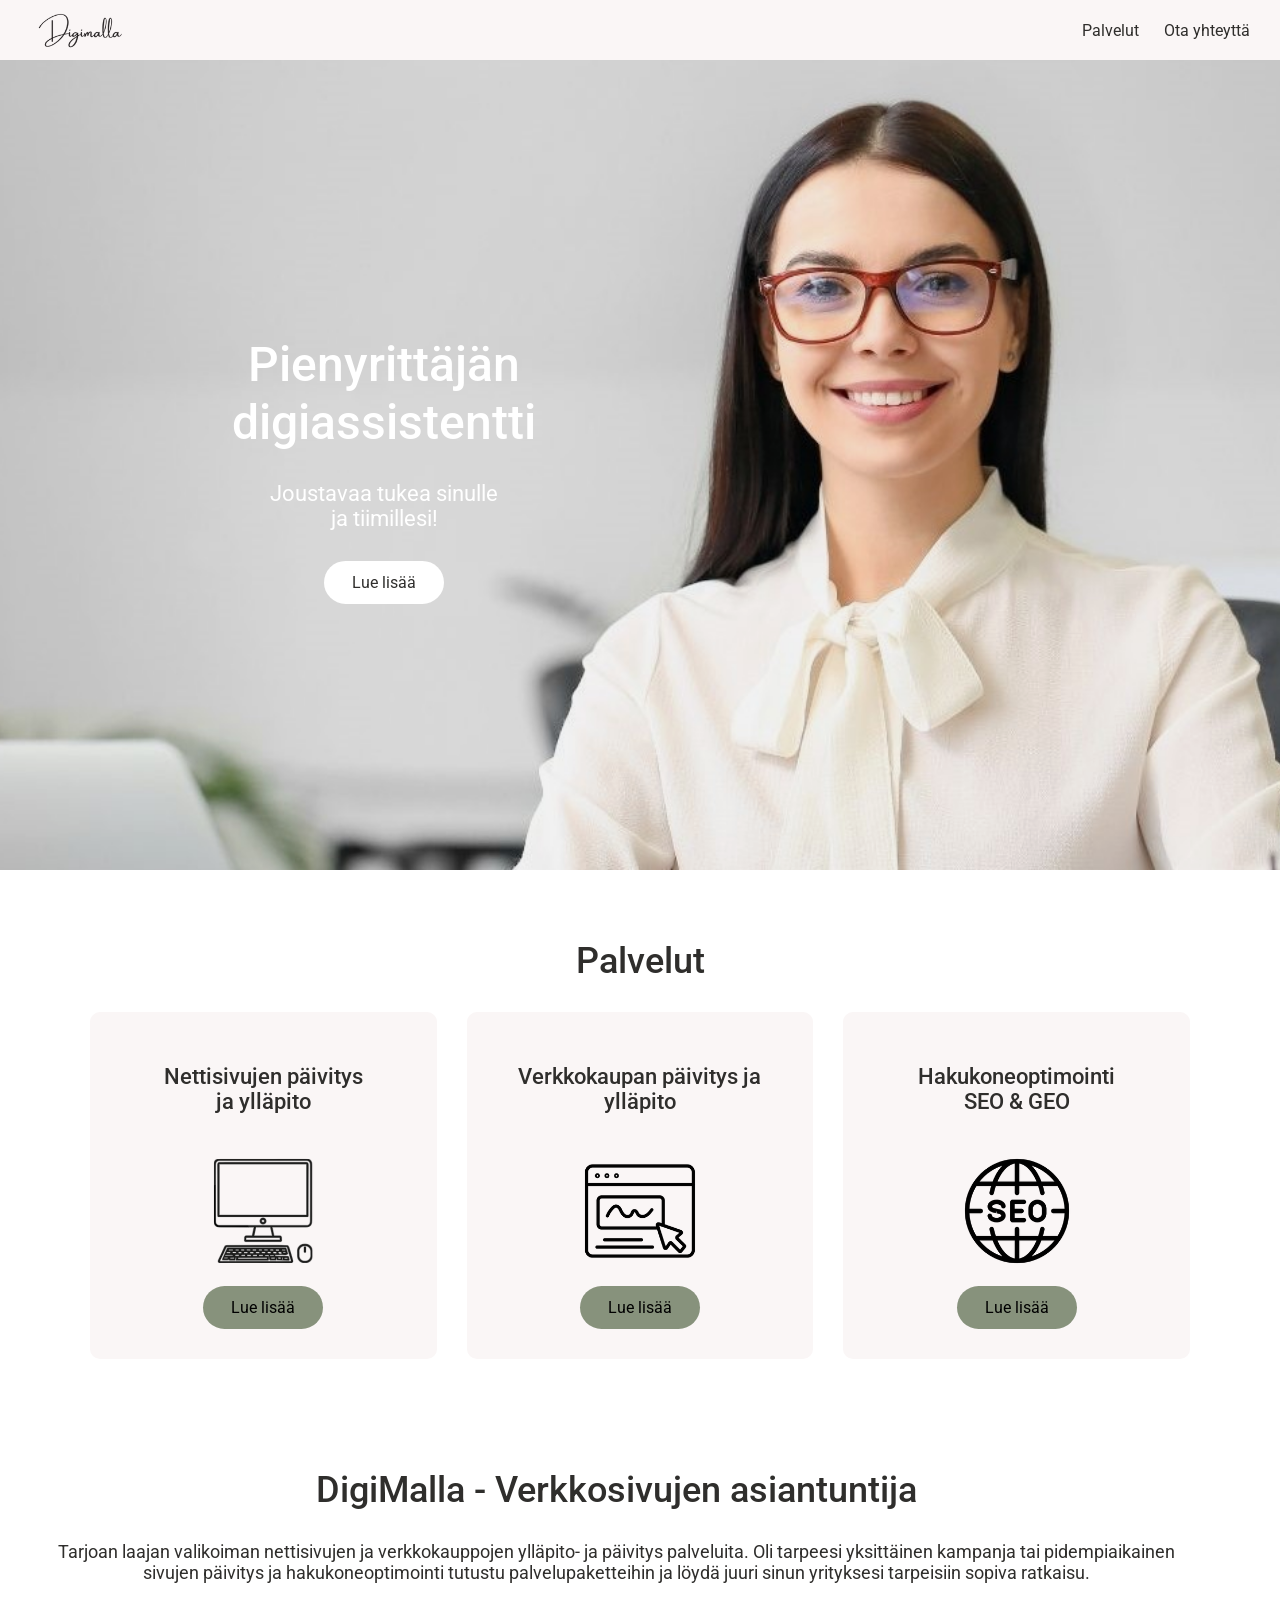
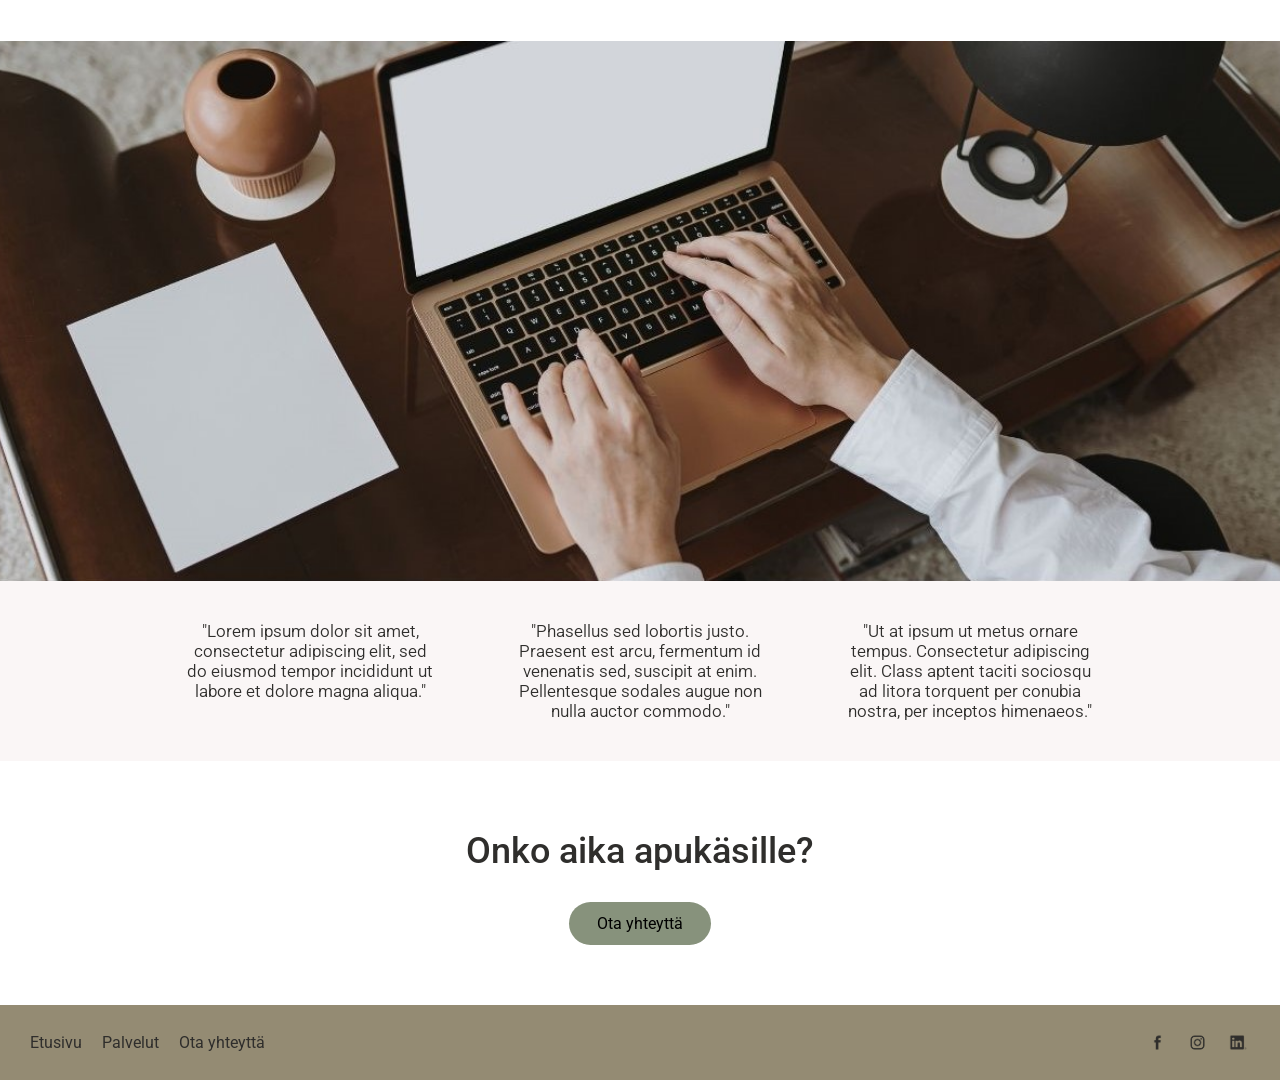
<file: index.html>
<!DOCTYPE html>
<html lang="fi">

<head>
    <title>Digimalla - Pienyrittäjän digiassistentti</title>
    <meta charset="UTF-8">
    <meta name="viewport" content="width=device-width, initial-scale=1.0">
    <link rel="stylesheet" href="tyyli.css">
</head>

<body>
    <!--Header osio-->
<header class="header">
    <a href="index.html" class="logo">
        <img src="digimalla-logo.png" alt="Digimalla logo">
    </a>

    <nav>
        <a href="palvelut.html">Palvelut</a>
        <a href="otayhteytta.html">Ota yhteyttä</a>
    </nav>
</header>

<!-- Hero-osio -->

<section class="hero">
    <img 
        src="digimalla_yrittaja.jpg" alt="Digimallan yrittäjä" class="hero-image">

     <!-- Hero-kuvan tummentava kerros -->
    <div class="hero-overlay"></div>

    <div class="hero-content">
        <h1>
            Pienyrittäjän<br>digiassistentti
        </h1>

        <p class="hero-subtitle">
            Joustavaa tukea sinulle<br>
            ja tiimillesi!
        </p>

        <a href="palvelut.html" class="hero-button">Lue lisää</a>
    </div>
</section>

 <!-- PALVELUT -->
    <section class="palvelut">
        <h2>Palvelut</h2>

        <div class="palvelu-laatikot">
            <div class="laatikko">
                <h3>Nettisivujen päivitys<br>ja ylläpito</h3>
                <img src="poytakone.png" class="pienkuva" alt="">
                <a href="palvelut.html" class="primary-button">Lue lisää</a>
            </div>

            <div class="laatikko">
                <h3>Verkkokaupan päivitys ja ylläpito</h3>
                <img src="websivu.png" class="pienkuva" alt="">
                <a href="palvelut.html" class="primary-button">Lue lisää</a>
            </div>

            <div class="laatikko">
                <h3>Hakukoneoptimointi<br>SEO & GEO</h3>
                <img src="seo.png" class="pienkuva" alt="">
                <a href="palvelut.html" class="primary-button">Lue lisää</a>
            </div>
        </div>
    </section>

<section class="esittely">
        <h2>DigiMalla - Verkkosivujen asiantuntija</h2>
        <p>Tarjoan laajan valikoiman nettisivujen ja verkkokauppojen ylläpito- ja päivitys palveluita. Oli tarpeesi yksittäinen kampanja tai pidempiaikainen sivujen päivitys ja hakukoneoptimointi  tutustu palvelupaketteihin ja löydä juuri sinun yrityksesi tarpeisiin sopiva ratkaisu.</p>
</section>

<section class="image-break"></section>


<section class="arvostelut">
            <div class="kommentit">"Lorem ipsum dolor sit amet, consectetur adipiscing elit, sed do eiusmod tempor incididunt ut labore et dolore magna aliqua."</div>
            <div class="kommentit">"Phasellus sed lobortis justo. Praesent est arcu, fermentum id venenatis sed, suscipit at enim. Pellentesque sodales augue non nulla auctor commodo."</div>
            <div class="kommentit">"Ut at ipsum ut metus ornare tempus. Consectetur adipiscing elit. Class aptent taciti sociosqu ad litora torquent per conubia nostra, per inceptos himenaeos."</div>
    </section>

<!-- Ota yhteyttä osio -->

<section class="otayhteytta">
    <h2>Onko aika apukäsille?</h2>
    <a href="otayhteytta.html" class="primary-button">Ota yhteyttä</a>
</section>


<!--FOOTER-->

<footer class="footer">

    <!-- Footer linkit -->
    <div class="footer-links">
        <a href="index.html">Etusivu</a>
        <a href="palvelut.html">Palvelut</a>
        <a href="otayhteytta.html">Ota yhteyttä</a>
    </div>

    <!-- Some-kuvakkeet -->
    <div class="footer-social">

        <a href="https://facebook.com" target="_blank">
            <img src="facebooklogo.png" alt="Facebook">
        </a>

        <a href="https://instagram.com" target="_blank">
            <img src="instagramlogo.png" alt="Instagram">
        </a>
        
        <a href="https://linkedin.com" target="_blank">
            <img src="linkedinlogo.png" alt="LinkedIn">
        </a>

    </div>

</footer>


</body>

</html>
</file>
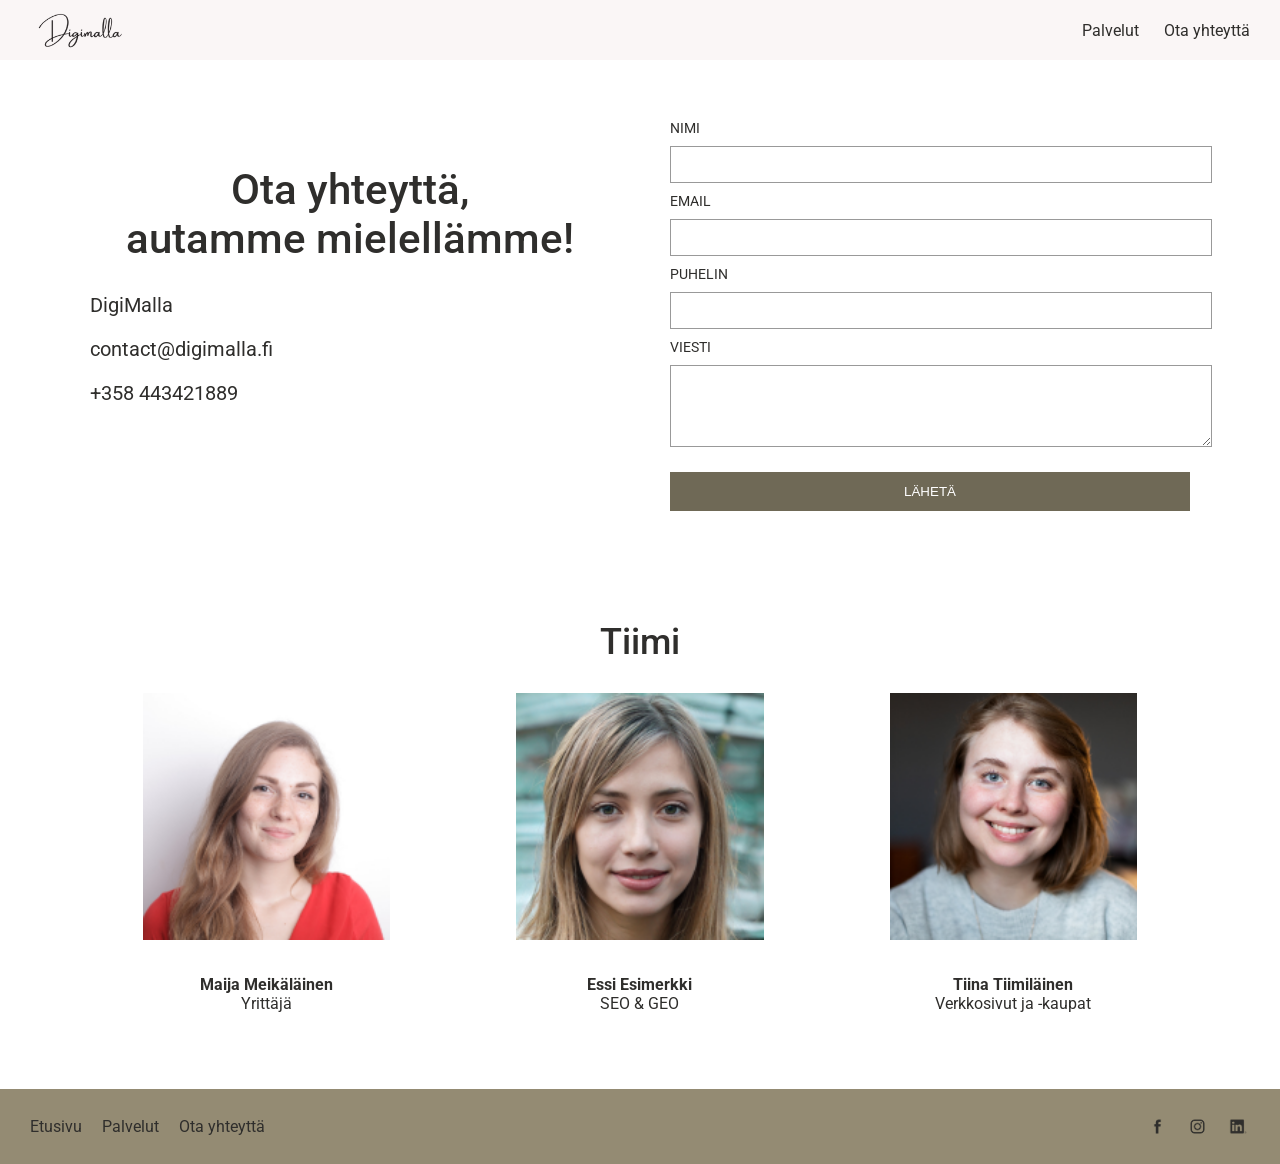
<file: otayhteytta.html>
<!DOCTYPE html>
<html lang="fi">

<head>
    <title>Digimalla - Ota yhteyttä</title>
    <meta charset="UTF-8">
    <meta name="viewport" content="width=device-width, initial-scale=1.0">
    <link rel="stylesheet" href="tyyli.css">
</head>

<body>

  <!--Header osio-->
<header class="header">
    <a href="index.html" class="logo">
        <img src="digimalla-logo.png" alt="Digimalla logo">
    </a>

    <nav>
        <a href="palvelut.html">Palvelut</a>
        <a href="otayhteytta.html">Ota yhteyttä</a>
    </nav>
</header>

<!-- YHTEYSTIEDOT + LOMAKE -->
<section class="contact-section">

    <div class="contact-info">
        <h1>Ota yhteyttä,<br>autamme mielellämme!</h1>

        <p>DigiMalla</p>
        <p>contact@digimalla.fi</p>
        <p>+358 443421889</p>
    </div>

    <form class="contact-form">
        <label>NIMI</label>
        <input type="text">

        <label>EMAIL</label>
        <input type="email">

        <label>PUHELIN</label>
        <input type="tel">

        <label>VIESTI</label>
        <textarea rows="4"></textarea>

        <button type="submit">LÄHETÄ</button>
    </form>

</section>

<!-- HENKILÖSTÖ -->

<section class="info-cards-section">
    <h2>Tiimi</h2>

<div class="info-cards">
    <div class="card">
        <img src="henkilosto1.png" class="henkilosto" alt="">
        <p><strong>Maija Meikäläinen</strong><br>Yrittäjä</p>
    </div>

    <div class="card">
        <img src="henkilosto2.png" class="henkilosto" alt="">
        <p><strong>Essi Esimerkki</strong><br>SEO & GEO</p>
    </div>

    <div class="card">
        <img src="henkilosto3.png" class="henkilosto" alt="">
        <p><strong>Tiina Tiimiläinen</strong><br>Verkkosivut ja -kaupat</p>
    </div>
</div>
</section>

<!--FOOTER-->

<footer class="footer">

    <!-- Footer linkit -->
    <div class="footer-links">
        <a href="index.html">Etusivu</a>
        <a href="palvelut.html">Palvelut</a>
        <a href="otayhteytta.html">Ota yhteyttä</a>
    </div>

    <!-- Some-kuvakkeet -->
    <div class="footer-social">

        <a href="https://facebook.com" target="_blank">
            <img src="facebooklogo.png" alt="Facebook">
        </a>

        <a href="https://instagram.com" target="_blank">
            <img src="instagramlogo.png" alt="Instagram">
        </a>
        
        <a href="https://linkedin.com" target="_blank">
            <img src="linkedinlogo.png" alt="LinkedIn">
        </a>

    </div>

</footer>

</body>
</file>
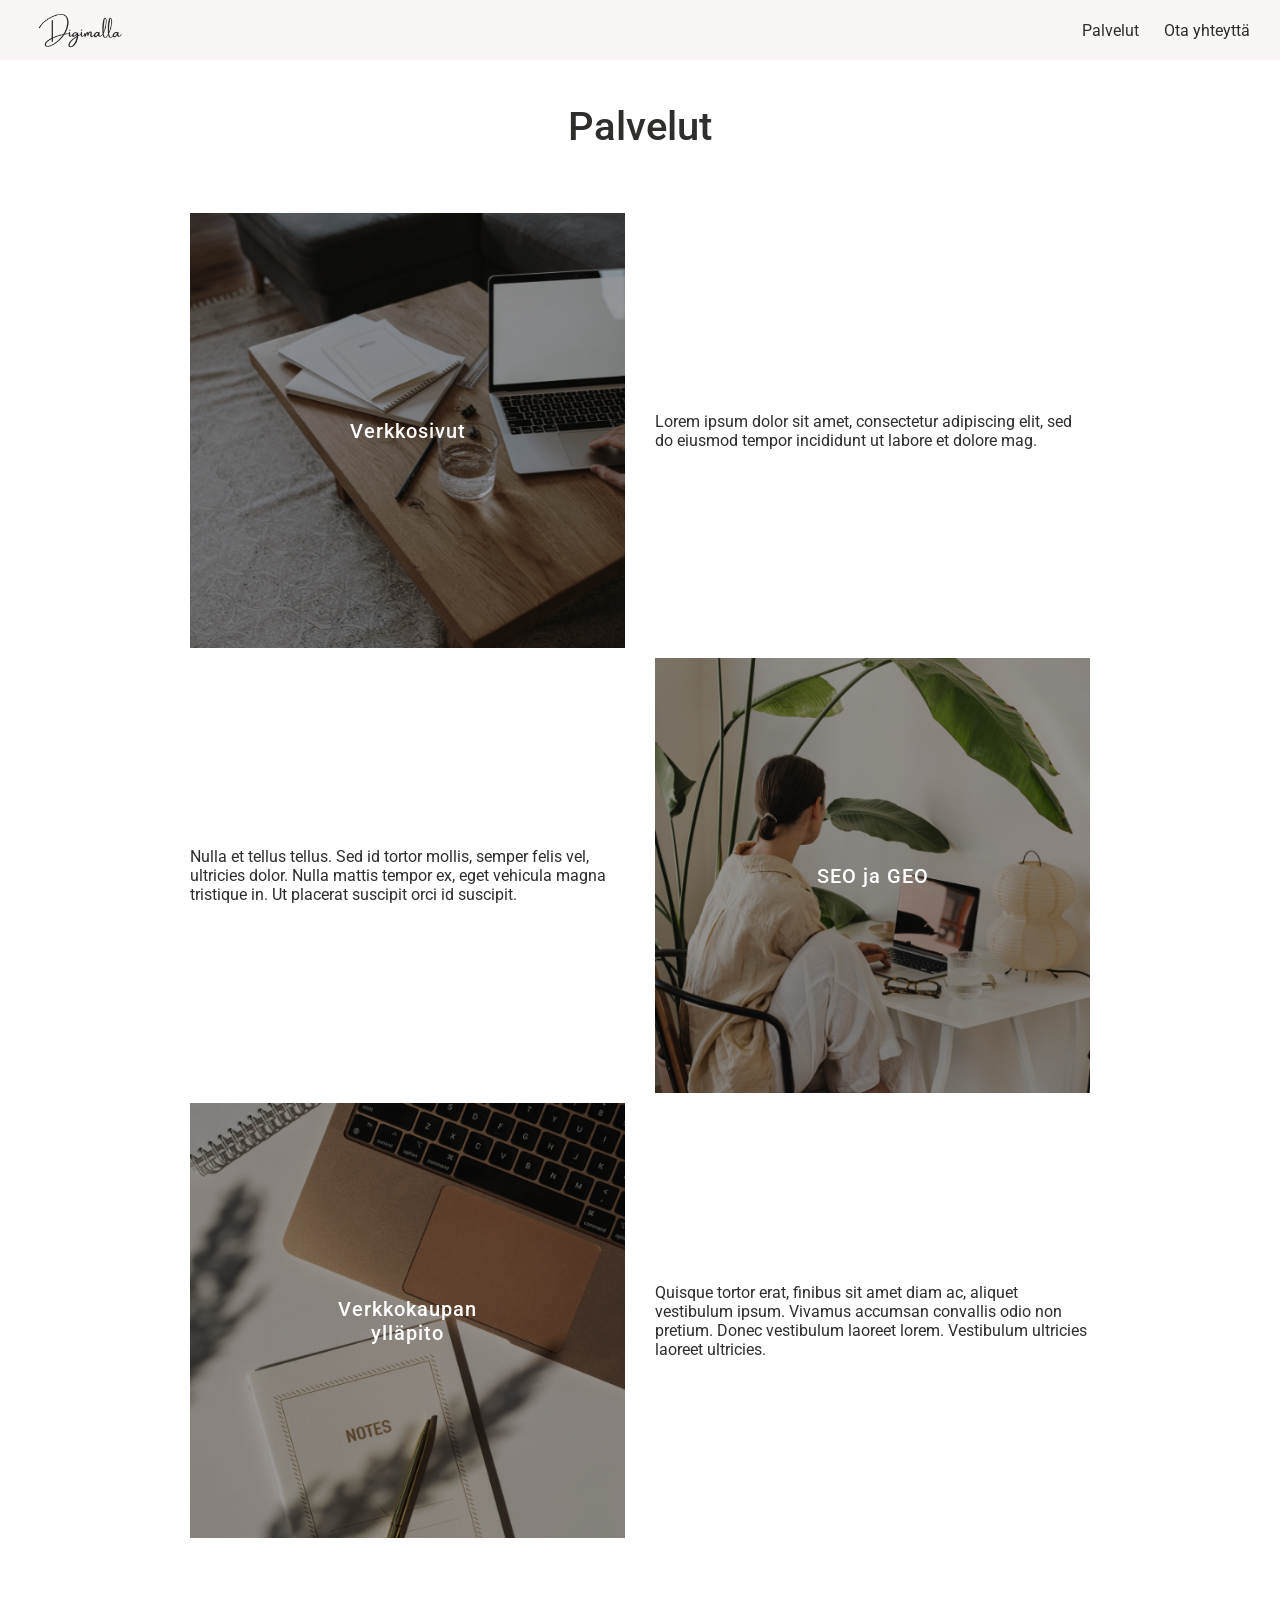
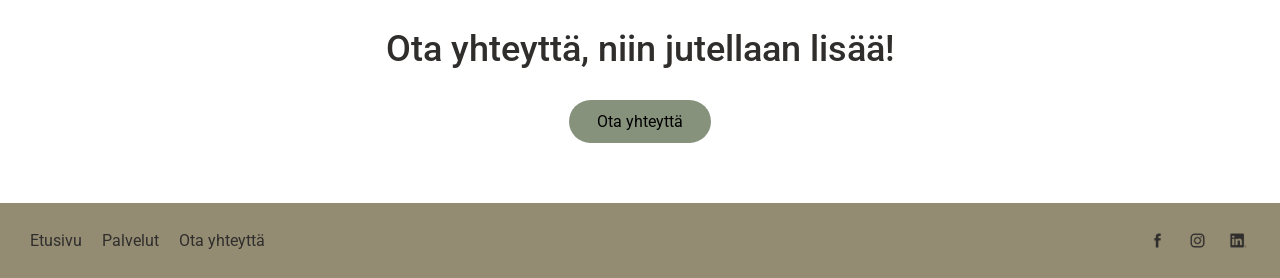
<file: palvelut.html>
<!DOCTYPE html>
<html lang="fi">

<head>
    <title>Digimallan palvelut</title>
    <meta charset="UTF-8">
    <meta name="viewport" content="width=device-width, initial-scale=1.0">
    <link rel="stylesheet" href="tyyli.css">
</head>

<body>

    <!--Header osio-->
<header class="header">
    <a href="index.html" class="logo">
        <img src="digimalla-logo.png" alt="Digimalla logo">
    </a>

    <nav>
        <a href="palvelut.html">Palvelut</a>
        <a href="otayhteytta.html">Ota yhteyttä</a>
    </nav>
</header>

<!-- Sivun pääotsikko -->
<section class="page-title">
    <h1>Palvelut</h1>
</section>

<!-- Palvelukuvaukset -->

<section class="services">

    <div class="service">
        <a href="palvelut.html" class="image-link">
        <img src="digimalla_palvelut1.png" alt="" class="service-image">
        <div class="overlay">
                <span>Verkkosivut</span>
            </div>
        </a>
        <p>Lorem ipsum dolor sit amet, consectetur adipiscing elit, sed do eiusmod tempor incididunt ut labore et dolore mag.</p>
    </div>

    <div class="service reverse">
        <a href="palvelut.html" class="image-link">
        <img src="digimalla_palvelut2.png" alt="" class="service-image">
        <div class="overlay">
                <span>SEO ja GEO</span>
            </div>
        </a>
        <p>Nulla et tellus tellus. Sed id tortor mollis, semper felis vel, ultricies dolor. Nulla mattis tempor ex, eget vehicula magna tristique in. Ut placerat suscipit orci id suscipit.</p>
    </div>

    <div class="service">
        <a href="palvelut.html" class="image-link">
        <img src="digimalla_palvelut3.png" alt="" class="service-image">
        <div class="overlay">
                <span>Verkkokaupan<br>ylläpito</span>
            </div>
        </a>
        <p>Quisque tortor erat, finibus sit amet diam ac, aliquet vestibulum ipsum. Vivamus accumsan convallis odio non pretium. Donec vestibulum laoreet lorem. Vestibulum ultricies laoreet ultricies.</p>
    </div>

</section>

<!-- Ota yhteyttä osio -->

<section class="otayhteytta">
    <h2>Ota yhteyttä, niin jutellaan lisää!</h2>
    <a href="otayhteytta.html" class="primary-button">Ota yhteyttä</a>
</section>

<!--FOOTER-->

<footer class="footer">

    <!-- Footer linkit -->
    <div class="footer-links">
        <a href="index.html">Etusivu</a>
        <a href="palvelut.html">Palvelut</a>
        <a href="otayhteytta.html">Ota yhteyttä</a>
    </div>

    <!-- Some-kuvakkeet -->
    <div class="footer-social">

        <a href="https://facebook.com" target="_blank">
            <img src="facebooklogo.png" alt="Facebook">
        </a>

        <a href="https://instagram.com" target="_blank">
            <img src="instagramlogo.png" alt="Instagram">
        </a>
        
        <a href="https://linkedin.com" target="_blank">
            <img src="linkedinlogo.png" alt="LinkedIn">
        </a>

    </div>

</footer>

</body>
</file>
<file: tyyli.css>
@import url('https://fonts.googleapis.com/css2?family=Roboto:ital,wght@0,100;0,300;0,400;0,500;0,700;0,900;1,100;1,300;1,400;1,500;1,700;1,900&display=swap');

html,body {
    font-family: 'Roboto', sans-serif;
    color:#2F2E2C;
    margin: 0;
    padding: 0;
    box-sizing: border-box;
}

h1 {
    font-size: clamp(28px, 5vw, 40px);
    text-align: center;
    font-weight: 500;
    padding: 10px;
}

h2 {
    font-size: clamp(26px, 4vw, 36px);
    text-align: center;
    font-weight: 500;
}

h3 {
    font-size: clamp(18px, 2vw, 22px);
    text-align: center;
    font-weight: 500;
}

.primary-button {
    background-color: #87927c;
    color: #000;
    text-decoration: none;
    padding: 12px 28px;
    border-radius: 25px;   /* pyöristetyt kulmat */
    font-size: 16px;
    display: inline-block;
}

/* HEADER */
.header {
    background-color: #faf6f6;
    padding: 10px 30px;

    /* logo vasemmalle, linkit oikealle */
    display: flex;
    justify-content: space-between;
    align-items: center;
}

/* Logon muotoilu */
.logo img {
    height: 40px;
    width: auto;
    display: block;
}

/* Navigaatio */
.header nav {
    display: flex;
    gap: 25px; /* väli linkkien väliin */
}

/* Linkit */
.header nav a {
    text-decoration: none;
    color: #2F2E2C;
    font-size: 16px;
    font-weight: 400;
}

/* Hover-efekti */
.header nav a:hover {
    opacity: 0.7;
}

/* HERO */
.hero {
    position: relative;
    width: 100%;        
    overflow: hidden;
}

/* Herokuva */
.hero-image {
    width: 100%;
    height: 90vh;          /* hero korkeus */
    object-fit: cover;     /* kuva täyttää alueen */
    display: block;
}

/* Hero-kuvan overlay */
.hero-overlay {
    position: absolute;
    inset: 0;
    background: rgba(0, 0, 0, 0.05);
}

/* Tekstin asettelu herokuvassa */
.hero-content {
    position: absolute;
    top: 50%;
    left: 30%;
    transform: translate(-50%, -50%);

    text-align: center;
    color: white;
    padding: 20px;
}

/* Pääotsikko */
.hero h1 {
    font-size: 48px;
    margin: 0;
    line-height: 1.2;
}

/* Alaotsikko */
.hero-subtitle {
    font-size: 22px;
    margin: 20px 0 30px 0;
}

/* Lue lisää painike */
.hero-button {
    background-color: white;
    color: #2F2E2C;
    text-decoration: none;
    padding: 12px 28px;
    border-radius: 25px;   /* pyöristetyt kulmat */
    font-size: 16px;
    display: inline-block;
}

/* Hover-efekti */
.hero-button:hover {
    opacity: 0.85;
}

@media (max-width: 500px) {
    .hero-content {
        left: 30%;
        transform: translate(-35%, -50%);
        text-align: center;
    }
}


/* PALVELUT */

.palvelut {
    max-width: 1100px;
    margin: 0 auto;
    padding: 40px 20px;
    text-align: center;
}

.palvelu-laatikot {
    display: grid;
    grid-template-columns: repeat(3, 1fr);
    gap: 30px;
}

.laatikko {
    background: #faf6f6;
    padding: 30px 20px;
    border-radius: 10px;
    display: flex;
    flex-direction: column;
    align-items: center;
    gap: 15px;
}

.pienkuva {
    width: 100%;
    max-width: 120px;
    height: auto;
}

@media (max-width: 600px) {
    .palvelu-laatikot {
        grid-template-columns: 1fr;
    }

    .laatikko {
        padding: 25px 15px;
    }
}

/* ESITTELY */
.esittely {
    padding: 40px;
    width: 90%
}

.esittely p {
    font-size: 18px;
    text-align: center;
}

/*ARVOSTELUT*/
.arvostelut {
    display: flex;
    justify-content: center;
    background-color: #faf6f6;
    gap: 80px;
    padding: 40px; 
}

.kommentit {
    max-width: 250px;
    width: 100%;
    font-size: 17px;
    font-weight: 350;
    text-align: center
}

.image-break {
    height: 60vh;
    background-image: url("digimalla_digiassari.jpg");
    background-size: cover;
    background-position: center;
    background-repeat: no-repeat;
}

@media (max-width: 700px) {

    .arvostelut {
        flex-direction: column;
        align-items: center;
        gap: 40px;
    }
}

/*PALVELUT SIVU*/

.services {
    max-width: 900px;
    margin: auto;
    padding: 20px;

    display: grid;
    gap: 10px;
}

.service {
    display: grid;
    grid-template-columns: 1fr 1fr;
    gap: 30px;
    align-items: center;
}

/* Järjestys vaihtuu joka toisessa */
.service.reverse {
    direction: rtl;
}

.service.reverse p {
    direction: ltr;
}

/* PALVELUKUVA */

.service-image {
    width: 100%;
    aspect-ratio: 1 / 1;   /* pitää neliön */
    object-fit: cover;      /* kuva rajautuu nätisti */
    display: block;
}

.image-link {
    position: relative;
    display: block;
}

.overlay {
    position: absolute;
    inset: 0;

    background: rgba(0, 0, 0, 0.35);

    display: flex;
    justify-content: center;
    align-items: center;

    text-align: center;
}

.overlay span {
    color: white;
    font-size: 20px;
    font-weight: 500;
    letter-spacing: 1px;
}

/* Ota yhteyttä osio */
.otayhteytta {
    display: flex;
    flex-direction: column; /*h2 ja button allekkain*/
    justify-content: center; /* keskelle vaakasuunnassa */
    align-items: center;
    padding: 40px 20px;
}

/*OTA YHTETTTÄ SIVU*/
.contact-section {
    max-width: 1100px;
    margin: 60px auto;
    padding: 0 20px;

    display: grid;
    grid-template-columns: 1fr 1fr;
    gap: 60px;
}

.contact-info h1 {
    font-size: clamp(28px, 4vw, 42px);
    margin-bottom: 20px;
}

.contact-info p {
    font-size: clamp(16px, 2vw, 20px);
    margin-bottom: 10px;
}

.contact-form {
    display: flex;
    flex-direction: column;
    gap: 10px;
}

.contact-form label {
    font-size: 14px;
}

.contact-form input,
.contact-form textarea {
    padding: 10px;
    border: 1px solid #999;
    width: 100%;
}

.contact-form button {
    margin-top: 15px;
    padding: 12px;
    background: #6f6956;
    color: white;
    border: none;
    cursor: pointer;
}

@media (max-width: 768px) {

    .contact-section {
        grid-template-columns: 1fr;
    }
    }

/*Tiimi-osio*/
.info-cards-section {
    max-width: 1100px;
    margin: 40px auto;
    padding: 20px;
}

/* Otsikko */
.info-cards-section h2 {
    text-align: center;
    margin-bottom: 30px;
}

/* Korttien grid */
.info-cards {
    display: grid;
    grid-template-columns: repeat(3, 1fr);
    gap: 20px;
}

/* Kortti */
.card {
    text-align: center;
}

/* Kuva */
.henkilosto {
    width: 70%;
    aspect-ratio: 1/1;
    object-fit: cover;
    margin-bottom: 15px;
}

@media (max-width: 768px) {

    .info-cards {
        grid-template-columns: 1fr;
    }

    .henkilosto {
        width: 60%;
    }

}

/* FOOTER */
.footer {
    background-color: #948b73;
    padding: 25px 30px;
    margin-top: 20px;

    display: flex;
    justify-content: space-between;
    align-items: center;
    flex-wrap: wrap; /* mobiilia varten */
}

/* Linkit */
.footer-links {
    display: flex;
    gap: 20px;
}

.footer-links a {
    text-decoration: none;
    color: #2F2E2C;
    font-size: 16px;
}

/* Some-kuvakkeet */
.footer-social {
    display: flex;
    gap: 15px;
}

.footer-social img {
    height: 25px;
    width: auto;
    display: block;
}

/* Hover (kevyt efekti) */
.footer a:hover {
    opacity: 0.7;
}
</file>
